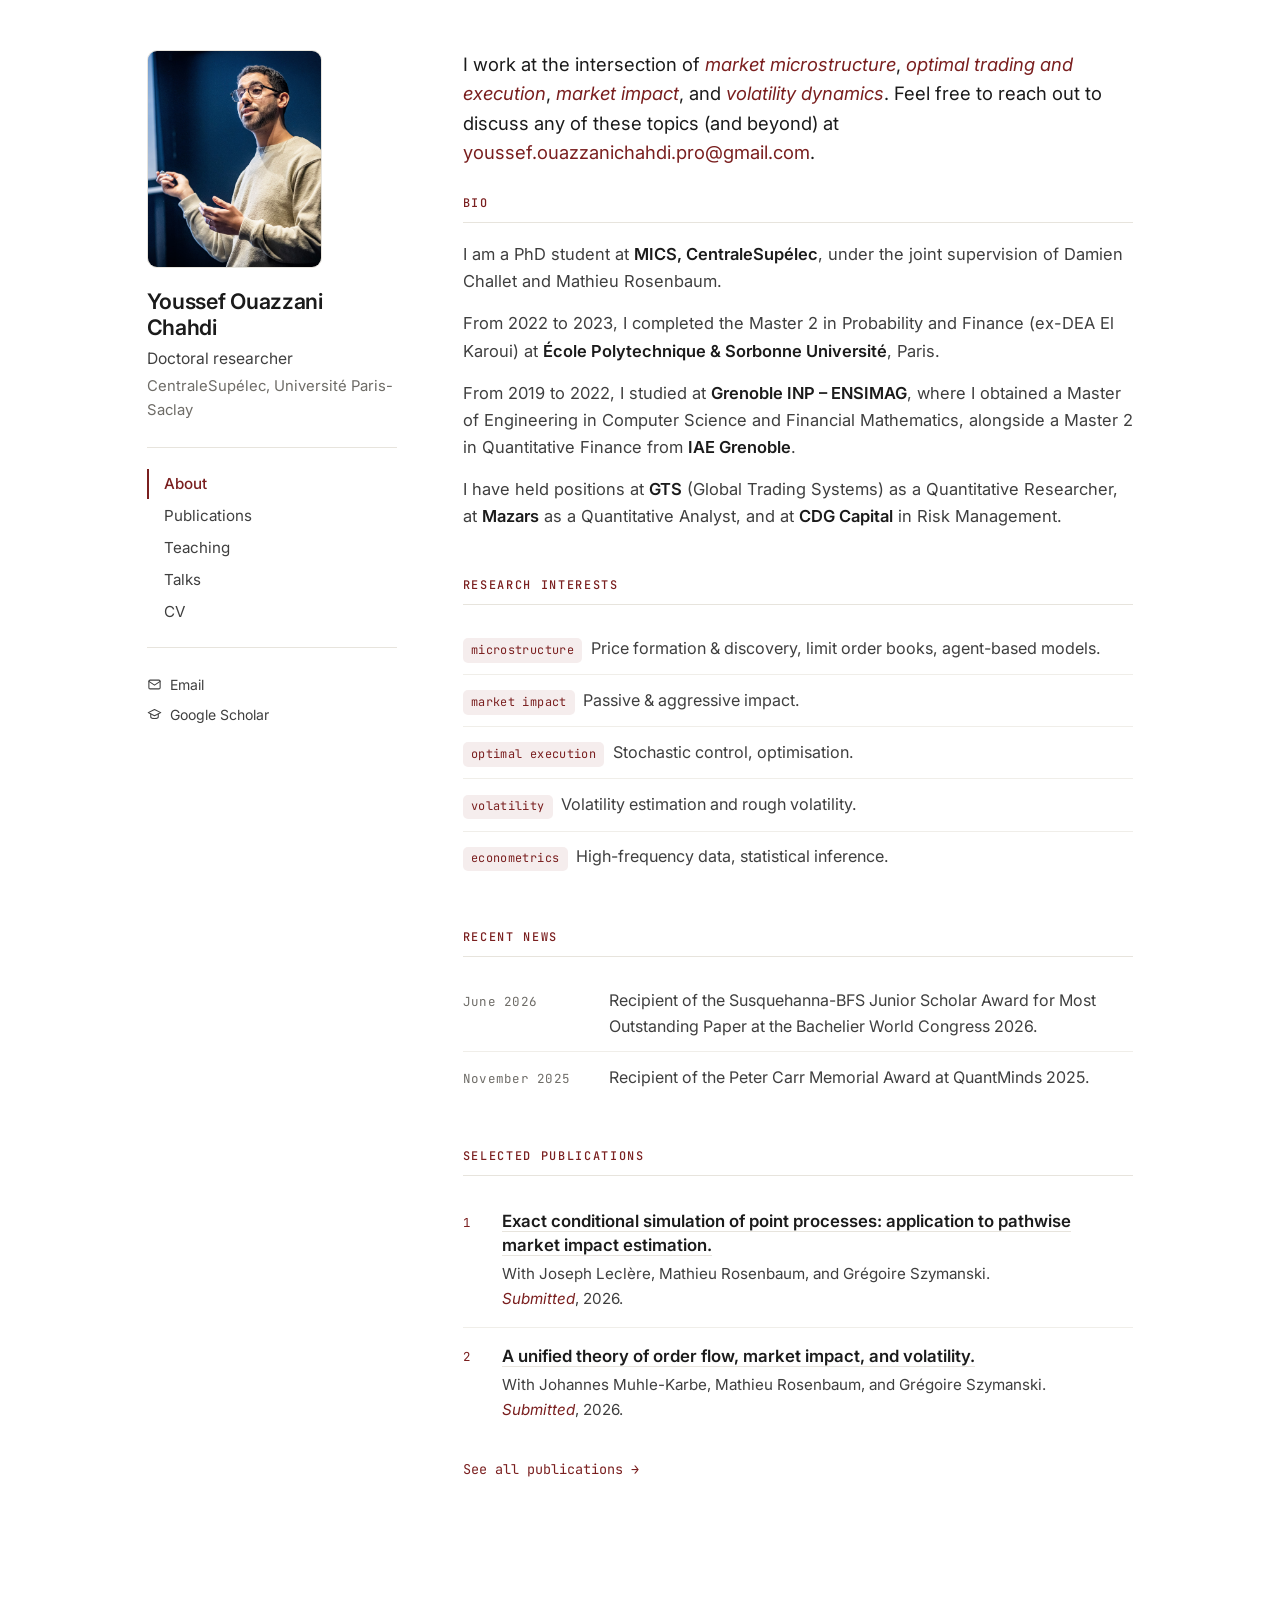
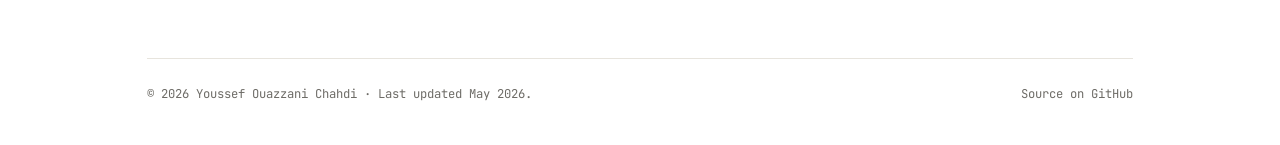
<file: index.html>
<!DOCTYPE html>
<html lang="en">
<head>
<meta charset="UTF-8">
<meta name="viewport" content="width=device-width, initial-scale=1.0">
<title>Youssef Ouazzani Chahdi</title>
<meta name="description" content="Doctoral researcher in market microstructure, market impact, optimal trading, and volatility dynamics at CentraleSupélec, Université Paris-Saclay.">
<link rel="preconnect" href="https://fonts.googleapis.com">
<link rel="preconnect" href="https://fonts.gstatic.com" crossorigin>
<link href="https://fonts.googleapis.com/css2?family=Inter:wght@400;500;600&family=JetBrains+Mono:wght@400;500&display=swap" rel="stylesheet">
<style>
/* ============================================================
   Academic site — sidebar layout, clean sans
   Persistent left rail (identity + nav) · content on the right
   Palette: white paper, deep ink, oxblood accent
   One file, CSS variables — easy to retheme.
   ============================================================ */

:root {
  --ink:        #1b1b1b;
  --ink-soft:   #3f3f3f;
  --muted:      #6e6c67;
  --line:       #e7e4dd;   /* hairline rules */
  --line-soft:  #f0eee9;
  --bg:         #ffffff;
  --bg-soft:    #f7f6f3;   /* hover / subtle fills */
  --accent:     #7a1f1f;   /* oxblood */
  --accent-tint: rgba(122, 31, 31, 0.08);

  --sans: "Inter", -apple-system, BlinkMacSystemFont, "Segoe UI", Roboto, Helvetica, Arial, sans-serif;
  --mono: "JetBrains Mono", ui-monospace, "SF Mono", Menlo, monospace;

  --sidebar-w: 250px;
  --content-w: 720px;
}

* { box-sizing: border-box; }

html { font-size: 16.5px; -webkit-text-size-adjust: 100%; }

body {
  margin: 0;
  background: var(--bg);
  color: var(--ink);
  font-family: var(--sans);
  font-feature-settings: "kern" 1, "liga" 1;
  line-height: 1.65;
  -webkit-font-smoothing: antialiased;
  text-rendering: optimizeLegibility;
}

a {
  color: var(--accent);
  text-decoration: none;
  transition: color 120ms ease, border-color 120ms ease;
}
a:hover { color: var(--ink); }

/* ============================================================
   Page shell — sidebar + main
   ============================================================ */
.page {
  max-width: calc(var(--sidebar-w) + var(--content-w) + 5rem);
  margin: 0 auto;
  padding: 0 2rem;
  display: grid;
  grid-template-columns: var(--sidebar-w) minmax(0, 1fr);
  gap: 4rem;
  align-items: start;
}

/* ---------- sidebar ---------- */
.sidebar {
  position: sticky;
  top: 0;
  align-self: start;
  padding: 3rem 0 2rem;
}

.photo {
  width: 175px;
  aspect-ratio: 4 / 5;
  border-radius: 10px;
  overflow: hidden;
  background: var(--bg-soft);
  border: 1px solid var(--line);
  margin-bottom: 1.25rem;
  position: relative;
}
.photo img {
  width: 100%;
  height: 100%;
  object-fit: cover;
  object-position: 68% 20%;   /* favour the face in a landscape shot */
  display: block;
  filter: grayscale(8%);
}
.photo .ph-fallback {
  position: absolute;
  inset: 0;
  display: none;
  align-items: center;
  justify-content: center;
  font-family: var(--mono);
  font-size: 0.72rem;
  letter-spacing: 0.12em;
  text-transform: uppercase;
  color: var(--muted);
}
.photo.no-photo .ph-fallback { display: flex; }

.name {
  font-size: 1.3rem;
  font-weight: 600;
  line-height: 1.2;
  letter-spacing: -0.015em;
  margin: 0 0 0.35rem;
  color: var(--ink);
}
.role { font-size: 0.95rem; color: var(--ink-soft); margin: 0; }
.inst { font-size: 0.9rem;  color: var(--muted);    margin: 0.1rem 0 0; }

/* nav */
.site-nav {
  display: flex;
  flex-direction: column;
  gap: 0.1rem;
  margin: 1.5rem 0;
  padding: 1.25rem 0;
  border-top: 1px solid var(--line);
  border-bottom: 1px solid var(--line);
}
.site-nav a {
  color: var(--ink-soft);
  font-size: 0.92rem;
  padding: 0.32rem 0 0.32rem 0.9rem;
  border-left: 2px solid transparent;
  line-height: 1.3;
}
.site-nav a:hover { color: var(--ink); border-left-color: var(--line); }
.site-nav a.active { color: var(--accent); border-left-color: var(--accent); font-weight: 500; }

/* contact links */
.contact {
  display: flex;
  flex-direction: column;
  gap: 0.4rem;
  font-size: 0.85rem;
}
.contact a {
  color: var(--ink-soft);
  display: inline-flex;
  align-items: center;
  gap: 0.5rem;
  width: fit-content;
}
.contact a:hover { color: var(--accent); }
.contact svg { width: 15px; height: 15px; flex: none; stroke: currentColor; }

/* ============================================================
   Main content
   ============================================================ */
.main { padding: 3rem 0 2rem; min-width: 0; }

.page-title {
  font-size: 1.85rem;
  font-weight: 600;
  letter-spacing: -0.02em;
  margin: 0 0 0.3rem;
  line-height: 1.15;
}
.page-sub {
  color: var(--muted);
  margin: 0 0 2.5rem;
  font-size: 1rem;
}

/* section label — small mono eyebrow */
.section { margin-bottom: 2.75rem; }
.section > h2 {
  font-family: var(--mono);
  font-size: 0.72rem;
  font-weight: 500;
  text-transform: uppercase;
  letter-spacing: 0.14em;
  color: var(--accent);
  margin: 0 0 1.1rem;
  padding-bottom: 0.5rem;
  border-bottom: 1px solid var(--line);
}

/* intro / about prose */
.lede {
  font-size: 1.12rem;
  line-height: 1.6;
  color: var(--ink);
  margin: 0 0 1.6rem;
}
.lede em { font-style: italic; color: var(--accent); }
.about p { color: var(--ink-soft); margin: 0 0 0.9rem; }
.about p:last-child { margin-bottom: 0; }
.about strong { color: var(--ink); font-weight: 600; }

/* research interests — tag pills + descriptions */
.interests { list-style: none; padding: 0; margin: 0; }
.interests li {
  padding: 0.7rem 0;
  border-bottom: 1px solid var(--line-soft);
  color: var(--ink-soft);
  font-size: 0.98rem;
}
.interests li:last-child { border-bottom: none; }
.interests .topic {
  display: inline-block;
  font-family: var(--mono);
  font-size: 0.72rem;
  letter-spacing: 0.03em;
  color: var(--accent);
  background: var(--accent-tint);
  padding: 0.15rem 0.5rem;
  border-radius: 5px;
  margin-right: 0.5rem;
}

/* news */
.news { list-style: none; padding: 0; margin: 0; }
.news li {
  display: grid;
  grid-template-columns: 130px 1fr;
  gap: 1rem;
  padding: 0.7rem 0;
  border-bottom: 1px solid var(--line-soft);
  align-items: baseline;
}
.news li:last-child { border-bottom: none; }
.news-date {
  font-family: var(--mono);
  font-size: 0.76rem;
  color: var(--muted);
  letter-spacing: 0.02em;
}
.news-text { color: var(--ink-soft); font-size: 0.97rem; }

/* publications */
.pub-list { list-style: none; padding: 0; margin: 0; counter-reset: pub; }
.pub-list li {
  position: relative;
  padding: 1rem 0 1rem 2.4rem;
  border-bottom: 1px solid var(--line-soft);
}
.pub-list li:last-child { border-bottom: none; }
.pub-list li::before {
  content: attr(value);
  position: absolute;
  left: 0;
  top: 1.15rem;
  font-family: var(--mono);
  font-size: 0.75rem;
  color: var(--accent);
}
.pub-title {
  display: block;
  font-weight: 600;
  color: var(--ink);
  font-size: 1.02rem;
  line-height: 1.4;
  margin-bottom: 0.2rem;
}
.pub-title a { color: var(--ink); border-bottom: 1px solid var(--line); }
.pub-title a:hover { color: var(--accent); border-bottom-color: var(--accent); }
.pub-authors, .pub-venue { display: block; font-size: 0.92rem; color: var(--ink-soft); }
.pub-venue em { color: var(--accent); font-style: italic; }
.pub-links {
  display: block;
  margin-top: 0.35rem;
  font-family: var(--mono);
  font-size: 0.76rem;
  letter-spacing: 0.02em;
}
.pub-links a { color: var(--muted); }
.pub-links a:hover { color: var(--accent); }

.see-all {
  margin-top: 1.2rem;
  font-family: var(--mono);
  font-size: 0.82rem;
}
.see-all a { color: var(--accent); }
.see-all a:hover { color: var(--ink); }

/* category sub-heading (used on pubs / talks / teaching) */
.cat-head {
  font-size: 1.05rem;
  font-weight: 600;
  color: var(--ink);
  margin: 2.25rem 0 0.6rem;
  padding-bottom: 0.4rem;
  border-bottom: 1px solid var(--line);
}
.cat-head:first-of-type { margin-top: 0; }

/* generic entries (talks, teaching) */
.entry { padding: 0.9rem 0; border-bottom: 1px solid var(--line-soft); }
.entry:last-child { border-bottom: none; }
.entry-title { font-weight: 600; color: var(--ink); margin: 0 0 0.15rem; font-size: 1rem; }
.entry-meta {
  font-family: var(--mono);
  font-size: 0.76rem;
  color: var(--muted);
  letter-spacing: 0.02em;
  margin: 0;
}
.entry-desc { color: var(--ink-soft); margin: 0.35rem 0 0; font-size: 0.95rem; }

/* footer */
.site-footer {
  grid-column: 1 / -1;
  border-top: 1px solid var(--line);
  margin-top: 2rem;
  padding: 1.5rem 0 2.5rem;
  font-family: var(--mono);
  font-size: 0.74rem;
  color: var(--muted);
  display: flex;
  justify-content: space-between;
  flex-wrap: wrap;
  gap: 0.5rem;
}
.site-footer p { margin: 0; }
.site-footer a { color: var(--muted); }
.site-footer a:hover { color: var(--accent); }

/* ============================================================
   Responsive — collapse to a single column
   ============================================================ */
@media (max-width: 820px) {
  .page {
    grid-template-columns: 1fr;
    gap: 1.5rem;
    padding: 0 1.5rem;
  }
  .sidebar {
    position: static;
    padding: 2.25rem 0 0;
    display: grid;
    grid-template-columns: auto 1fr;
    grid-template-areas:
      "photo id"
      "nav   nav"
      "links links";
    gap: 0 1.25rem;
    align-items: center;
  }
  .photo { grid-area: photo; width: 96px; margin-bottom: 0; }
  .sidebar .id { grid-area: id; }
  .site-nav {
    grid-area: nav;
    flex-direction: row;
    flex-wrap: wrap;
    gap: 0.25rem 1.25rem;
    margin: 1.5rem 0 0.75rem;
    padding: 1rem 0 0;
    border-bottom: none;
  }
  .site-nav a { padding: 0.2rem 0; border-left: none; }
  .site-nav a:hover { border-left: none; }
  .site-nav a.active { border-left: none; border-bottom: 2px solid var(--accent); }
  .contact { grid-area: links; flex-direction: row; flex-wrap: wrap; gap: 0.4rem 1.1rem; padding-top: 0.5rem; }
  .main { padding: 1rem 0 2rem; }
  .news li { grid-template-columns: 100px 1fr; }
}

@media (max-width: 460px) {
  .sidebar {
    grid-template-columns: 1fr;
    grid-template-areas: "photo" "id" "nav" "links";
    justify-items: start;
  }
  .photo { width: 110px; margin-bottom: 1rem; }
  .news li { grid-template-columns: 1fr; gap: 0.1rem; }
}

/* accessibility: honour reduced motion */
@media (prefers-reduced-motion: reduce) {
  * { transition: none !important; }
}

</style>
</head>
<body>

<div class="page">

  <aside class="sidebar">
    <div class="photo">
      <img src="assets/photo.jpg" alt="Youssef Ouazzani Chahdi" onerror="this.style.display='none';this.parentElement.classList.add('no-photo');">
      <span class="ph-fallback">Photo</span>
    </div>
    <div class="id">
      <p class="name">Youssef Ouazzani Chahdi</p>
      <p class="role">Doctoral researcher</p>
      <p class="inst">CentraleSupélec, Université Paris-Saclay</p>
    </div>
    <nav class="site-nav">
      <a href="index.html" class="active">About</a>
      <a href="publications.html">Publications</a>
      <a href="teaching.html">Teaching</a>
      <a href="talks.html">Talks</a>
      <a href="papers/cv.pdf">CV</a>
    </nav>
    <div class="contact">
      <a href="mailto:youssef.ouazzanichahdi.pro@gmail.com">
        <svg viewBox="0 0 24 24" fill="none" stroke-width="1.7" stroke-linecap="round" stroke-linejoin="round" aria-hidden="true"><rect x="3" y="5" width="18" height="14" rx="2"/><path d="m3 7 9 6 9-6"/></svg>
        Email
      </a>
      <a href="https://scholar.google.com/citations?hl=fr&user=l_xGwmsAAAAJ" target="_blank" rel="noopener">
        <svg viewBox="0 0 24 24" fill="none" stroke-width="1.7" stroke-linecap="round" stroke-linejoin="round" aria-hidden="true"><path d="M12 4 2 9l10 5 10-5-10-5Z"/><path d="M6 11v5c0 1 2.7 2.5 6 2.5s6-1.5 6-2.5v-5"/></svg>
        Google Scholar
      </a>
    </div>
  </aside>

  <main class="main">

    <p class="lede">
      I work at the intersection of <em>market microstructure</em>, <em>optimal trading and execution</em>,
      <em>market impact</em>, and <em>volatility dynamics</em>. Feel free to reach out to discuss any of
      these topics (and beyond) at
      <a href="mailto:youssef.ouazzanichahdi.pro@gmail.com">youssef.ouazzanichahdi.pro@gmail.com</a>.
    </p>

    <section class="section about">
      <h2>Bio</h2>
      <p>
        I am a PhD student at <strong>MICS, CentraleSupélec</strong>, under the joint
        supervision of Damien Challet and Mathieu Rosenbaum.
      </p>
      <p>
        From 2022 to 2023, I completed the Master 2 in Probability and Finance (ex-DEA El Karoui) at
        <strong>École Polytechnique &amp; Sorbonne Université</strong>, Paris. 
      </p>   
      <p>   
      From 2019 to 2022, I studied at
        <strong>Grenoble INP – ENSIMAG</strong>, where I obtained a Master of Engineering in Computer Science and Financial Mathematics, alongside a
        Master 2 in Quantitative Finance from <strong>IAE Grenoble</strong>.
      </p>
      <p>
        I have held positions at <strong>GTS</strong> (Global Trading Systems) as a Quantitative Researcher,
        at <strong>Mazars</strong> as a Quantitative Analyst, and at <strong>CDG Capital</strong> in Risk Management.
      </p>
    </section>

    <section class="section">
      <h2>Research interests</h2>
      <ul class="interests">
        <li><span class="topic">microstructure</span>Price formation &amp; discovery, limit order books, agent-based models.</li>
        <li><span class="topic">market impact</span>Passive &amp; aggressive impact.</li>
        <li><span class="topic">optimal execution</span>Stochastic control, optimisation.</li>
        <li><span class="topic">volatility</span>Volatility estimation and rough volatility.</li>
        <li><span class="topic">econometrics</span>High-frequency data, statistical inference.</li>
      </ul>
    </section>

    <section class="section">
      <h2>Recent news</h2>
      <ul class="news">
        <li>
          <span class="news-date">June 2026</span>
          <span class="news-text">Recipient of the Susquehanna-BFS Junior Scholar Award for Most Outstanding Paper at the Bachelier World Congress 2026.</span>
        </li>
        <li>
          <span class="news-date">November 2025</span>
          <span class="news-text">Recipient of the Peter Carr Memorial Award at QuantMinds 2025.</span>
        </li>
      </ul>
    </section>

    <section class="section">
      <h2>Selected publications</h2>
      <ol class="pub-list">
        <li value="1">
          <span class="pub-title"><a href="https://arxiv.org/pdf/2607.03239">Exact conditional simulation of point processes: application to pathwise market impact estimation.</a></span>
          <span class="pub-authors">With Joseph Leclère, Mathieu Rosenbaum, and Grégoire Szymanski.</span>
          <span class="pub-venue"><em>Submitted</em>, 2026.</span>
        </li>
        <li value="2">
          <span class="pub-title"><a href="https://arxiv.org/abs/2601.23172">A unified theory of order flow, market impact, and volatility.</a></span>
          <span class="pub-authors">With Johannes Muhle-Karbe, Mathieu Rosenbaum, and Grégoire Szymanski.</span>
          <span class="pub-venue"><em>Submitted</em>, 2026.</span>
        </li>
      </ol>
      <p class="see-all"><a href="publications.html">See all publications →</a></p>
    </section>

  </main>

  <footer class="site-footer">
    <p>© 2026 Youssef Ouazzani Chahdi · Last updated May 2026.</p>
    <p><a href="https://github.com/yourusername/yourusername.github.io">Source on GitHub</a></p>
  </footer>

</div>

</body>
</html>
</file>
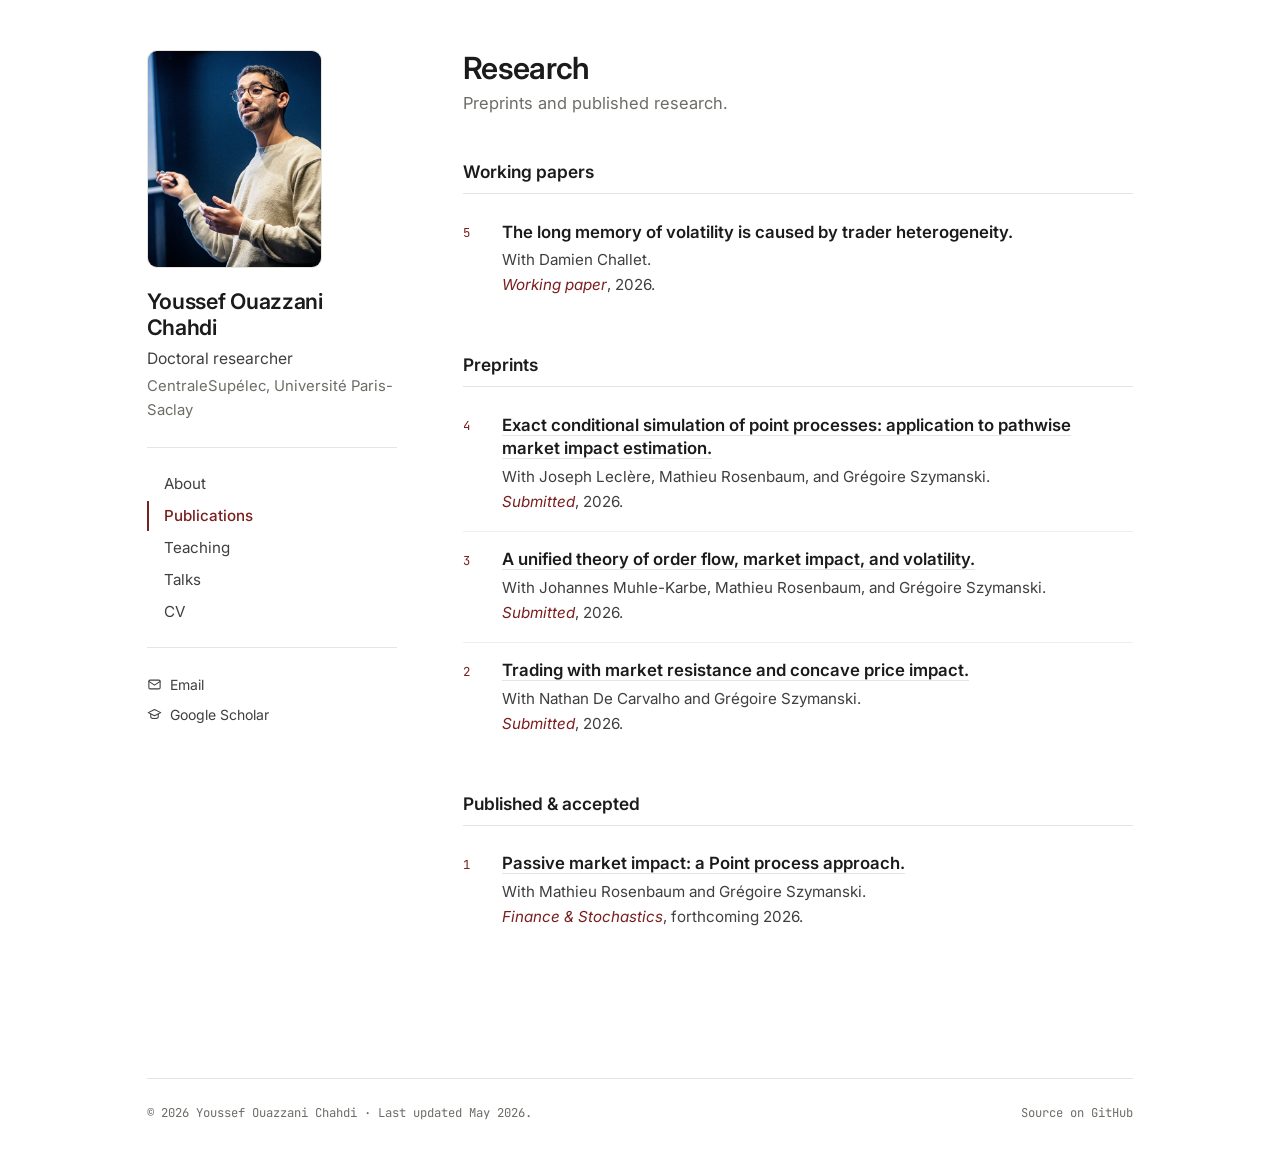
<file: publications.html>
<!DOCTYPE html>
<html lang="en">
<head>
<meta charset="UTF-8">
<meta name="viewport" content="width=device-width, initial-scale=1.0">
<title>Publications — Youssef Ouazzani Chahdi</title>
<link rel="preconnect" href="https://fonts.googleapis.com">
<link rel="preconnect" href="https://fonts.gstatic.com" crossorigin>
<link href="https://fonts.googleapis.com/css2?family=Inter:wght@400;500;600&family=JetBrains+Mono:wght@400;500&display=swap" rel="stylesheet">
<link rel="stylesheet" href="assets/style.css">
</head>
<body>

<div class="page">

  <aside class="sidebar">
    <div class="photo">
      <img src="assets/photo.jpg" alt="Youssef Ouazzani Chahdi" onerror="this.style.display='none';this.parentElement.classList.add('no-photo');">
      <span class="ph-fallback">Photo</span>
    </div>
    <div class="id">
      <p class="name">Youssef Ouazzani Chahdi</p>
      <p class="role">Doctoral researcher</p>
      <p class="inst">CentraleSupélec, Université Paris-Saclay</p>
    </div>
    <nav class="site-nav">
      <a href="index.html">About</a>
      <a href="publications.html" class="active">Publications</a>
      <a href="teaching.html">Teaching</a>
      <a href="talks.html">Talks</a>
      <a href="papers/cv.pdf">CV</a>
    </nav>
    <div class="contact">
      <a href="mailto:youssef.ouazzani-chahdi@centralesupelec.fr">
        <svg viewBox="0 0 24 24" fill="none" stroke-width="1.7" stroke-linecap="round" stroke-linejoin="round" aria-hidden="true"><rect x="3" y="5" width="18" height="14" rx="2"/><path d="m3 7 9 6 9-6"/></svg>
        Email
      </a>
      <a href="https://scholar.google.com/citations?hl=fr&user=l_xGwmsAAAAJ" target="_blank" rel="noopener">
        <svg viewBox="0 0 24 24" fill="none" stroke-width="1.7" stroke-linecap="round" stroke-linejoin="round" aria-hidden="true"><path d="M12 4 2 9l10 5 10-5-10-5Z"/><path d="M6 11v5c0 1 2.7 2.5 6 2.5s6-1.5 6-2.5v-5"/></svg>
        Google Scholar
      </a>
    </div>
  </aside>

  <main class="main">

    <h1 class="page-title">Research</h1>
    <p class="page-sub">Preprints and published research.</p>

    <h3 class="cat-head">Working papers</h3>
    <ol class="pub-list">
      <li value="5">
        <span class="pub-title">The long memory of volatility is caused by trader heterogeneity.</span>
        <span class="pub-authors">With Damien Challet.</span>
        <span class="pub-venue"><em>Working paper</em>, 2026.</span>
      </li>
    </ol>

    <h3 class="cat-head">Preprints</h3>
    <ol class="pub-list">
      <li value="4">
        <span class="pub-title"><a href="https://arxiv.org/pdf/2607.03239">Exact conditional simulation of point processes: application to pathwise market impact estimation.</a></span>
        <span class="pub-authors">With Joseph Leclère, Mathieu Rosenbaum, and Grégoire Szymanski.</span>
        <span class="pub-venue"><em>Submitted</em>, 2026.</span>
      </li>
      <li value="3">
        <span class="pub-title"><a href="https://arxiv.org/pdf/2601.03215">A unified theory of order flow, market impact, and volatility.</a></span>
        <span class="pub-authors">With Johannes Muhle-Karbe, Mathieu Rosenbaum, and Grégoire Szymanski.</span>
        <span class="pub-venue"><em>Submitted</em>, 2026.</span>
      </li>
      <li value="2">
        <span class="pub-title"><a href="https://arxiv.org/pdf/2601.03215">Trading with market resistance and concave price impact.</a></span>
        <span class="pub-authors">With Nathan De Carvalho and Grégoire Szymanski.</span>
        <span class="pub-venue"><em>Submitted</em>, 2026.</span>
      </li>
    </ol>

    <h3 class="cat-head">Published &amp; accepted</h3>
    <ol class="pub-list">
      <li value="1">
        <span class="pub-title"><a href="https://arxiv.org/pdf/2412.07461">Passive market impact: a Point process approach.</a></span>
        <span class="pub-authors">With Mathieu Rosenbaum and Grégoire Szymanski.</span>
        <span class="pub-venue"><em>Finance &amp; Stochastics</em>, forthcoming 2026.</span>
      </li>
    </ol>

  </main>

  <footer class="site-footer">
    <p>© 2026 Youssef Ouazzani Chahdi · Last updated May 2026.</p>
    <p><a href="https://github.com/yourusername/yourusername.github.io">Source on GitHub</a></p>
  </footer>

</div>

</body>
</html>
</file>
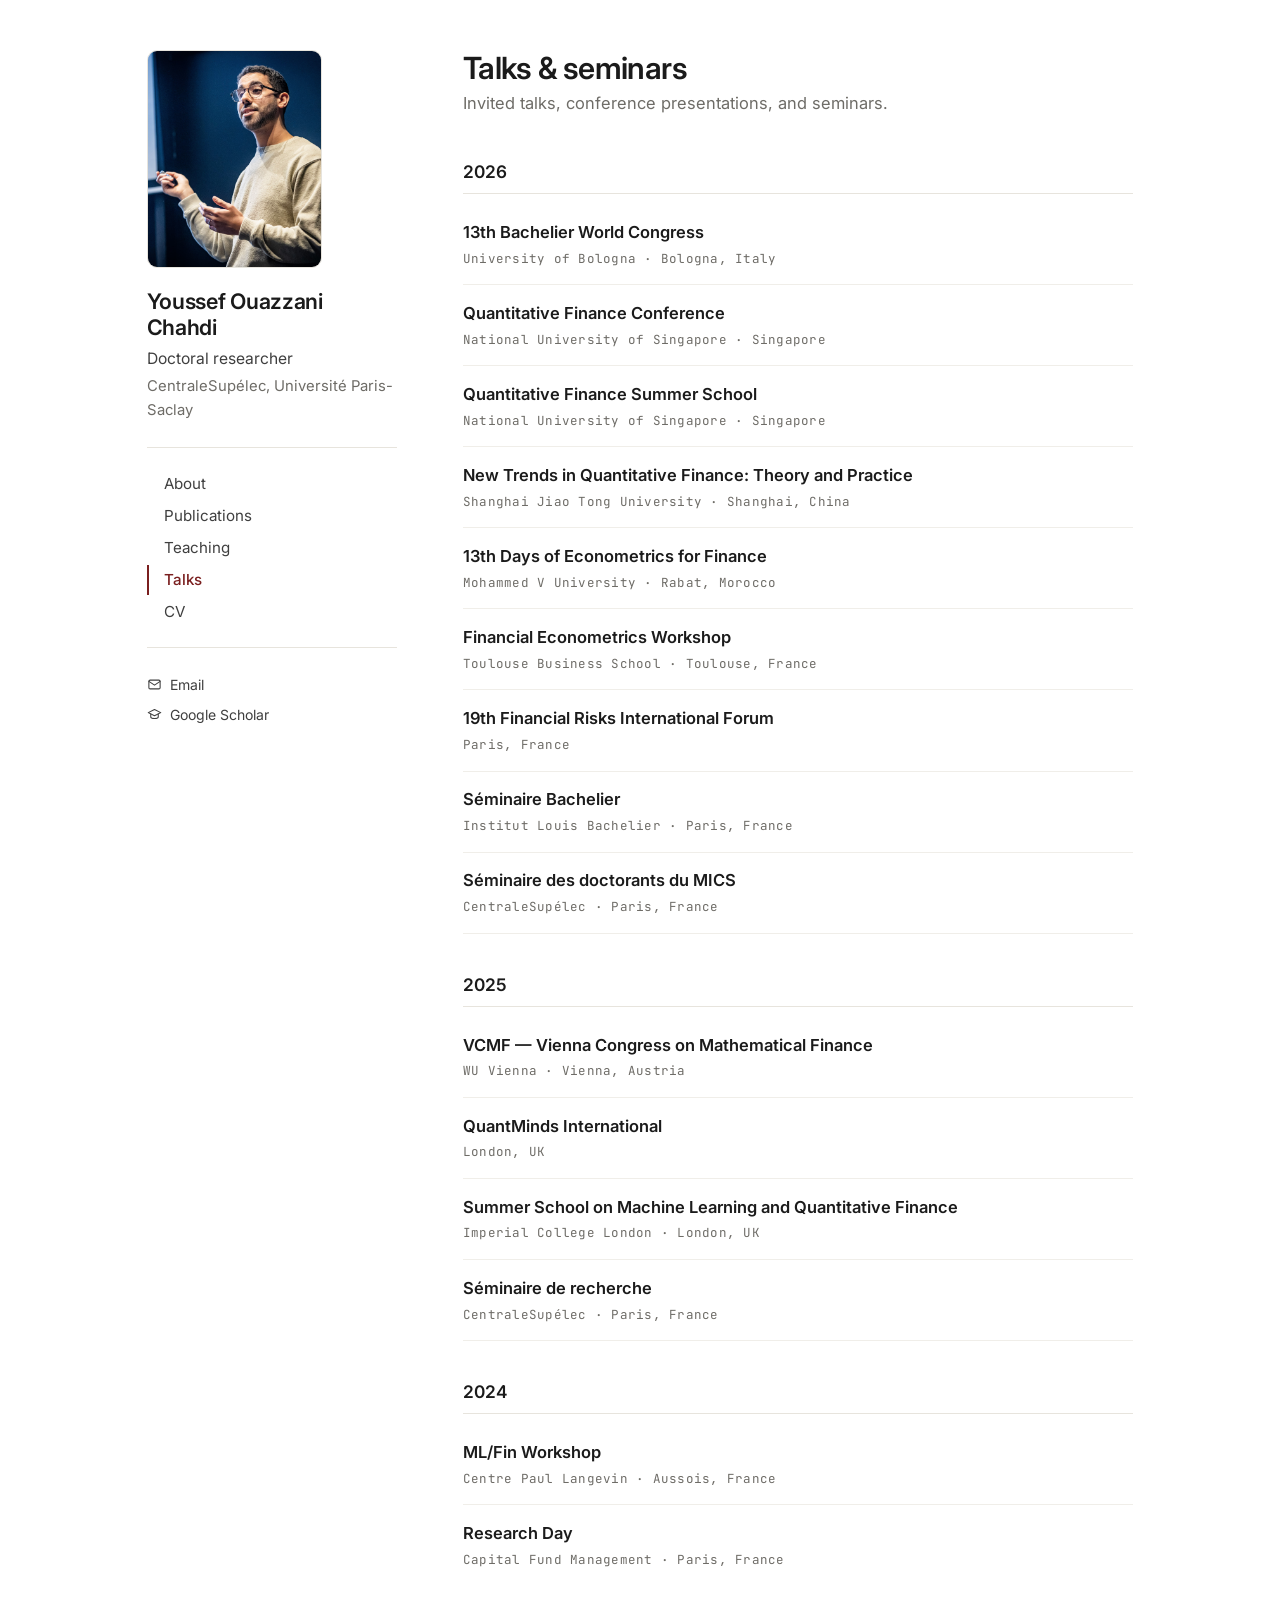
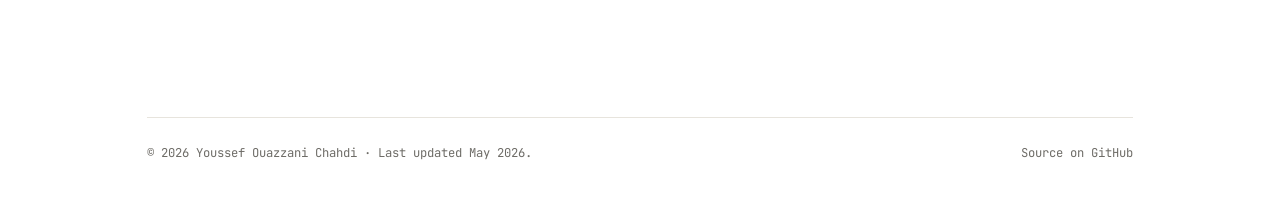
<file: talks.html>
<!DOCTYPE html>
<html lang="en">
<head>
<meta charset="UTF-8">
<meta name="viewport" content="width=device-width, initial-scale=1.0">
<title>Talks — Youssef Ouazzani Chahdi</title>
<link rel="preconnect" href="https://fonts.googleapis.com">
<link rel="preconnect" href="https://fonts.gstatic.com" crossorigin>
<link href="https://fonts.googleapis.com/css2?family=Inter:wght@400;500;600&family=JetBrains+Mono:wght@400;500&display=swap" rel="stylesheet">
<link rel="stylesheet" href="assets/style.css">
</head>
<body>

<div class="page">

  <aside class="sidebar">
    <div class="photo">
      <img src="assets/photo.jpg" alt="Youssef Ouazzani Chahdi" onerror="this.style.display='none';this.parentElement.classList.add('no-photo');">
      <span class="ph-fallback">Photo</span>
    </div>
    <div class="id">
      <p class="name">Youssef Ouazzani Chahdi</p>
      <p class="role">Doctoral researcher</p>
      <p class="inst">CentraleSupélec, Université Paris-Saclay</p>
    </div>
    <nav class="site-nav">
      <a href="index.html">About</a>
      <a href="publications.html">Publications</a>
      <a href="teaching.html">Teaching</a>
      <a href="talks.html" class="active">Talks</a>
      <a href="papers/cv.pdf">CV</a>
    </nav>
    <div class="contact">
      <a href="mailto:youssef.ouazzani-chahdi@centralesupelec.fr">
        <svg viewBox="0 0 24 24" fill="none" stroke-width="1.7" stroke-linecap="round" stroke-linejoin="round" aria-hidden="true"><rect x="3" y="5" width="18" height="14" rx="2"/><path d="m3 7 9 6 9-6"/></svg>
        Email
      </a>
      <a href="https://scholar.google.com/citations?hl=fr&user=l_xGwmsAAAAJ" target="_blank" rel="noopener">
        <svg viewBox="0 0 24 24" fill="none" stroke-width="1.7" stroke-linecap="round" stroke-linejoin="round" aria-hidden="true"><path d="M12 4 2 9l10 5 10-5-10-5Z"/><path d="M6 11v5c0 1 2.7 2.5 6 2.5s6-1.5 6-2.5v-5"/></svg>
        Google Scholar
      </a>
    </div>
  </aside>

  <main class="main">

    <h1 class="page-title">Talks &amp; seminars</h1>
    <p class="page-sub">Invited talks, conference presentations, and seminars.</p>

    <h3 class="cat-head">2026</h3>
    <div class="entry">
      <p class="entry-title">13th Bachelier World Congress</p>
      <p class="entry-meta">University of Bologna · Bologna, Italy</p>
    </div>
    <div class="entry">
      <p class="entry-title">Quantitative Finance Conference</p>
      <p class="entry-meta">National University of Singapore · Singapore</p>
    </div>
    <div class="entry">
      <p class="entry-title">Quantitative Finance Summer School</p>
      <p class="entry-meta">National University of Singapore · Singapore</p>
    </div>
    <div class="entry">
      <p class="entry-title">New Trends in Quantitative Finance: Theory and Practice</p>
      <p class="entry-meta">Shanghai Jiao Tong University · Shanghai, China</p>
    </div>
    <div class="entry">
      <p class="entry-title">13th Days of Econometrics for Finance</p>
      <p class="entry-meta">Mohammed V University · Rabat, Morocco</p>
    </div>
    <div class="entry">
      <p class="entry-title">Financial Econometrics Workshop</p>
      <p class="entry-meta">Toulouse Business School · Toulouse, France</p>
    </div>
    <div class="entry">
      <p class="entry-title">19th Financial Risks International Forum</p>
      <p class="entry-meta">Paris, France</p>
    </div>
    <div class="entry">
      <p class="entry-title">Séminaire Bachelier</p>
      <p class="entry-meta">Institut Louis Bachelier · Paris, France</p>
    </div>
    <div class="entry">
      <p class="entry-title">Séminaire des doctorants du MICS</p>
      <p class="entry-meta">CentraleSupélec · Paris, France</p>
    </div>

    <h3 class="cat-head">2025</h3>
    <div class="entry">
      <p class="entry-title">VCMF — Vienna Congress on Mathematical Finance</p>
      <p class="entry-meta">WU Vienna · Vienna, Austria</p>
    </div>
    <div class="entry">
      <p class="entry-title">QuantMinds International</p>
      <p class="entry-meta">London, UK</p>
    </div>
    <div class="entry">
      <p class="entry-title">Summer School on Machine Learning and Quantitative Finance</p>
      <p class="entry-meta">Imperial College London · London, UK</p>
    </div>
    <div class="entry">
      <p class="entry-title">Séminaire de recherche</p>
      <p class="entry-meta">CentraleSupélec · Paris, France</p>
    </div>

    <h3 class="cat-head">2024</h3>
    <div class="entry">
      <p class="entry-title">ML/Fin Workshop</p>
      <p class="entry-meta">Centre Paul Langevin · Aussois, France</p>
    </div>
    <div class="entry">
      <p class="entry-title">Research Day</p>
      <p class="entry-meta">Capital Fund Management · Paris, France</p>
    </div>

  </main>

  <footer class="site-footer">
    <p>© 2026 Youssef Ouazzani Chahdi · Last updated May 2026.</p>
    <p><a href="https://github.com/yourusername/yourusername.github.io">Source on GitHub</a></p>
  </footer>

</div>

</body>
</html>
</file>
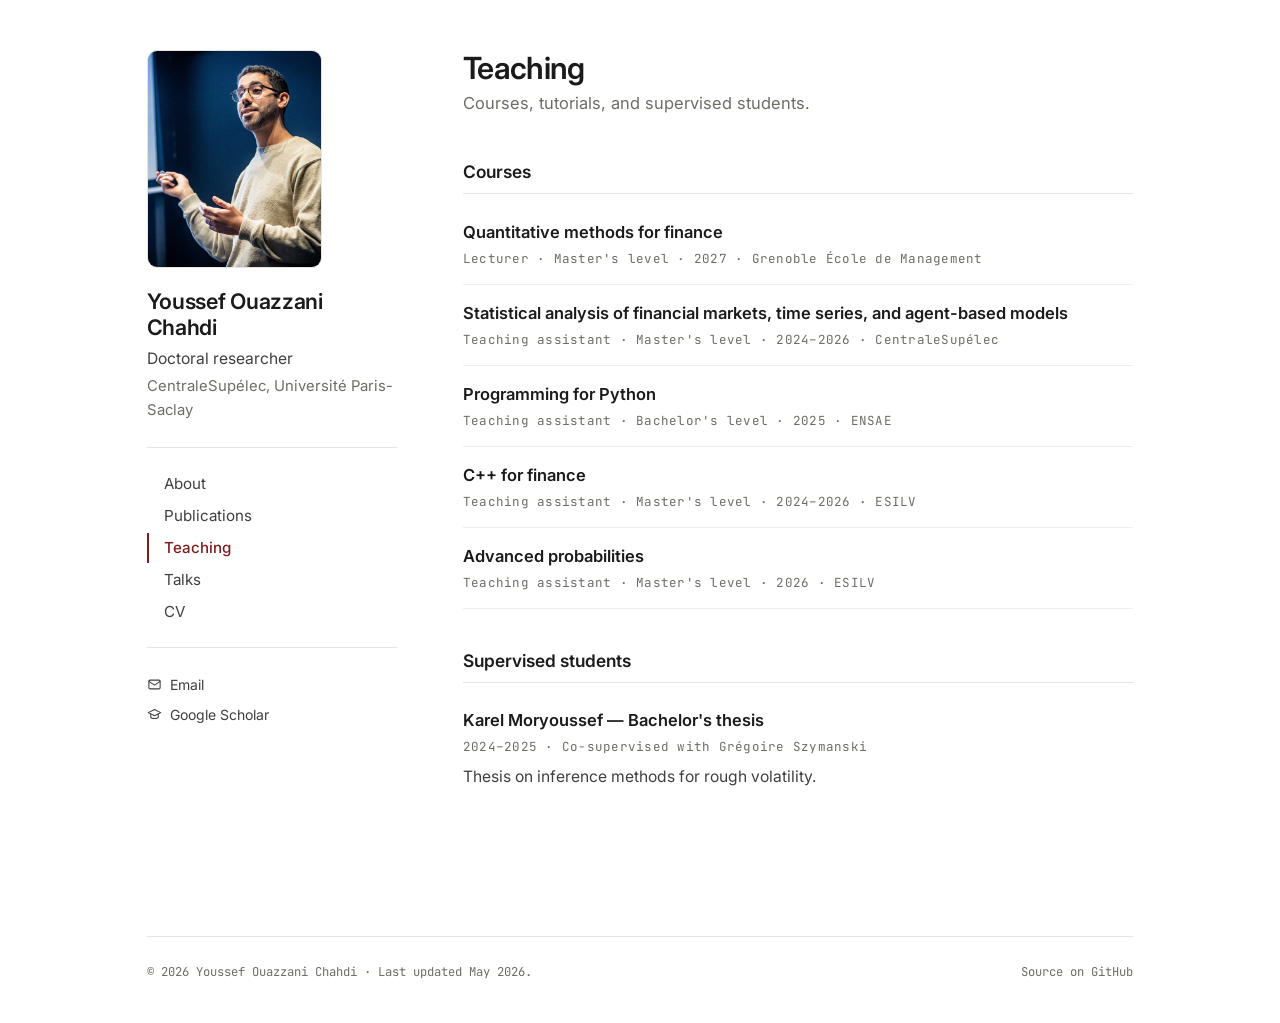
<file: teaching.html>
<!DOCTYPE html>
<html lang="en">
<head>
<meta charset="UTF-8">
<meta name="viewport" content="width=device-width, initial-scale=1.0">
<title>Teaching — Youssef Ouazzani Chahdi</title>
<link rel="preconnect" href="https://fonts.googleapis.com">
<link rel="preconnect" href="https://fonts.gstatic.com" crossorigin>
<link href="https://fonts.googleapis.com/css2?family=Inter:wght@400;500;600&family=JetBrains+Mono:wght@400;500&display=swap" rel="stylesheet">
<link rel="stylesheet" href="assets/style.css">
</head>
<body>

<div class="page">

  <aside class="sidebar">
    <div class="photo">
      <img src="assets/photo.jpg" alt="Youssef Ouazzani Chahdi" onerror="this.style.display='none';this.parentElement.classList.add('no-photo');">
      <span class="ph-fallback">Photo</span>
    </div>
    <div class="id">
      <p class="name">Youssef Ouazzani Chahdi</p>
      <p class="role">Doctoral researcher</p>
      <p class="inst">CentraleSupélec, Université Paris-Saclay</p>
    </div>
    <nav class="site-nav">
      <a href="index.html">About</a>
      <a href="publications.html">Publications</a>
      <a href="teaching.html" class="active">Teaching</a>
      <a href="talks.html">Talks</a>
      <a href="papers/cv.pdf">CV</a>
    </nav>
    <div class="contact">
      <a href="mailto:youssef.ouazzani-chahdi@centralesupelec.fr">
        <svg viewBox="0 0 24 24" fill="none" stroke-width="1.7" stroke-linecap="round" stroke-linejoin="round" aria-hidden="true"><rect x="3" y="5" width="18" height="14" rx="2"/><path d="m3 7 9 6 9-6"/></svg>
        Email
      </a>
      <a href="https://scholar.google.com/citations?hl=fr&user=l_xGwmsAAAAJ" target="_blank" rel="noopener">
        <svg viewBox="0 0 24 24" fill="none" stroke-width="1.7" stroke-linecap="round" stroke-linejoin="round" aria-hidden="true"><path d="M12 4 2 9l10 5 10-5-10-5Z"/><path d="M6 11v5c0 1 2.7 2.5 6 2.5s6-1.5 6-2.5v-5"/></svg>
        Google Scholar
      </a>
    </div>
  </aside>

  <main class="main">

    <h1 class="page-title">Teaching</h1>
    <p class="page-sub">Courses, tutorials, and supervised students.</p>

    <h3 class="cat-head">Courses</h3>
    <div class="entry">
      <p class="entry-title">Quantitative methods for finance</p>
      <p class="entry-meta">Lecturer · Master's level · 2027 · Grenoble École de Management</p>
    </div>
    <div class="entry">
      <p class="entry-title">Statistical analysis of financial markets, time series, and agent-based models</p>
      <p class="entry-meta">Teaching assistant · Master's level · 2024–2026 · CentraleSupélec</p>
    </div>
    <div class="entry">
      <p class="entry-title">Programming for Python</p>
      <p class="entry-meta">Teaching assistant · Bachelor's level · 2025 · ENSAE</p>
    </div>
    <div class="entry">
      <p class="entry-title">C++ for finance</p>
      <p class="entry-meta">Teaching assistant · Master's level · 2024–2026 · ESILV</p>
    </div>
    <div class="entry">
      <p class="entry-title">Advanced probabilities</p>
      <p class="entry-meta">Teaching assistant · Master's level · 2026 · ESILV</p>
    </div>

    <h3 class="cat-head">Supervised students</h3>
    <div class="entry">
      <p class="entry-title">Karel Moryoussef — Bachelor's thesis</p>
      <p class="entry-meta">2024–2025 · Co-supervised with Grégoire Szymanski</p>
      <p class="entry-desc">Thesis on inference methods for rough volatility.</p>
    </div>

  </main>

  <footer class="site-footer">
    <p>© 2026 Youssef Ouazzani Chahdi · Last updated May 2026.</p>
    <p><a href="https://github.com/yourusername/yourusername.github.io">Source on GitHub</a></p>
  </footer>

</div>

</body>
</html>
</file>
<file: assets/style.css>
/* ============================================================
   Academic site — sidebar layout, clean sans
   Persistent left rail (identity + nav) · content on the right
   Palette: white paper, deep ink, oxblood accent
   One file, CSS variables — easy to retheme.
   ============================================================ */

:root {
  --ink:        #1b1b1b;
  --ink-soft:   #3f3f3f;
  --muted:      #6e6c67;
  --line:       #e7e4dd;   /* hairline rules */
  --line-soft:  #f0eee9;
  --bg:         #ffffff;
  --bg-soft:    #f7f6f3;   /* hover / subtle fills */
  --accent:     #7a1f1f;   /* oxblood */
  --accent-tint: rgba(122, 31, 31, 0.08);

  --sans: "Inter", -apple-system, BlinkMacSystemFont, "Segoe UI", Roboto, Helvetica, Arial, sans-serif;
  --mono: "JetBrains Mono", ui-monospace, "SF Mono", Menlo, monospace;

  --sidebar-w: 250px;
  --content-w: 720px;
}

* { box-sizing: border-box; }

html { font-size: 16.5px; -webkit-text-size-adjust: 100%; }

body {
  margin: 0;
  background: var(--bg);
  color: var(--ink);
  font-family: var(--sans);
  font-feature-settings: "kern" 1, "liga" 1;
  line-height: 1.65;
  -webkit-font-smoothing: antialiased;
  text-rendering: optimizeLegibility;
}

a {
  color: var(--accent);
  text-decoration: none;
  transition: color 120ms ease, border-color 120ms ease;
}
a:hover { color: var(--ink); }

/* ============================================================
   Page shell — sidebar + main
   ============================================================ */
.page {
  max-width: calc(var(--sidebar-w) + var(--content-w) + 5rem);
  margin: 0 auto;
  padding: 0 2rem;
  display: grid;
  grid-template-columns: var(--sidebar-w) minmax(0, 1fr);
  gap: 4rem;
  align-items: start;
}

/* ---------- sidebar ---------- */
.sidebar {
  position: sticky;
  top: 0;
  align-self: start;
  padding: 3rem 0 2rem;
}

.photo {
  width: 175px;
  aspect-ratio: 4 / 5;
  border-radius: 10px;
  overflow: hidden;
  background: var(--bg-soft);
  border: 1px solid var(--line);
  margin-bottom: 1.25rem;
  position: relative;
}
.photo img {
  width: 100%;
  height: 100%;
  object-fit: cover;
  object-position: 68% 20%;   /* favour the face in a landscape shot */
  display: block;
  filter: grayscale(8%);
}
.photo .ph-fallback {
  position: absolute;
  inset: 0;
  display: none;
  align-items: center;
  justify-content: center;
  font-family: var(--mono);
  font-size: 0.72rem;
  letter-spacing: 0.12em;
  text-transform: uppercase;
  color: var(--muted);
}
.photo.no-photo .ph-fallback { display: flex; }

.name {
  font-size: 1.3rem;
  font-weight: 600;
  line-height: 1.2;
  letter-spacing: -0.015em;
  margin: 0 0 0.35rem;
  color: var(--ink);
}
.role { font-size: 0.95rem; color: var(--ink-soft); margin: 0; }
.inst { font-size: 0.9rem;  color: var(--muted);    margin: 0.1rem 0 0; }

/* nav */
.site-nav {
  display: flex;
  flex-direction: column;
  gap: 0.1rem;
  margin: 1.5rem 0;
  padding: 1.25rem 0;
  border-top: 1px solid var(--line);
  border-bottom: 1px solid var(--line);
}
.site-nav a {
  color: var(--ink-soft);
  font-size: 0.92rem;
  padding: 0.32rem 0 0.32rem 0.9rem;
  border-left: 2px solid transparent;
  line-height: 1.3;
}
.site-nav a:hover { color: var(--ink); border-left-color: var(--line); }
.site-nav a.active { color: var(--accent); border-left-color: var(--accent); font-weight: 500; }

/* contact links */
.contact {
  display: flex;
  flex-direction: column;
  gap: 0.4rem;
  font-size: 0.85rem;
}
.contact a {
  color: var(--ink-soft);
  display: inline-flex;
  align-items: center;
  gap: 0.5rem;
  width: fit-content;
}
.contact a:hover { color: var(--accent); }
.contact svg { width: 15px; height: 15px; flex: none; stroke: currentColor; }

/* ============================================================
   Main content
   ============================================================ */
.main { padding: 3rem 0 2rem; min-width: 0; }

.page-title {
  font-size: 1.85rem;
  font-weight: 600;
  letter-spacing: -0.02em;
  margin: 0 0 0.3rem;
  line-height: 1.15;
}
.page-sub {
  color: var(--muted);
  margin: 0 0 2.5rem;
  font-size: 1rem;
}

/* section label — small mono eyebrow */
.section { margin-bottom: 2.75rem; }
.section > h2 {
  font-family: var(--mono);
  font-size: 0.72rem;
  font-weight: 500;
  text-transform: uppercase;
  letter-spacing: 0.14em;
  color: var(--accent);
  margin: 0 0 1.1rem;
  padding-bottom: 0.5rem;
  border-bottom: 1px solid var(--line);
}

/* intro / about prose */
.lede {
  font-size: 1.12rem;
  line-height: 1.6;
  color: var(--ink);
  margin: 0 0 1.6rem;
}
.lede em { font-style: italic; color: var(--accent); }
.about p { color: var(--ink-soft); margin: 0 0 0.9rem; }
.about p:last-child { margin-bottom: 0; }
.about strong { color: var(--ink); font-weight: 600; }

/* research interests — tag pills + descriptions */
.interests { list-style: none; padding: 0; margin: 0; }
.interests li {
  padding: 0.7rem 0;
  border-bottom: 1px solid var(--line-soft);
  color: var(--ink-soft);
  font-size: 0.98rem;
}
.interests li:last-child { border-bottom: none; }
.interests .topic {
  display: inline-block;
  font-family: var(--mono);
  font-size: 0.72rem;
  letter-spacing: 0.03em;
  color: var(--accent);
  background: var(--accent-tint);
  padding: 0.15rem 0.5rem;
  border-radius: 5px;
  margin-right: 0.5rem;
}

/* news */
.news { list-style: none; padding: 0; margin: 0; }
.news li {
  display: grid;
  grid-template-columns: 130px 1fr;
  gap: 1rem;
  padding: 0.7rem 0;
  border-bottom: 1px solid var(--line-soft);
  align-items: baseline;
}
.news li:last-child { border-bottom: none; }
.news-date {
  font-family: var(--mono);
  font-size: 0.76rem;
  color: var(--muted);
  letter-spacing: 0.02em;
}
.news-text { color: var(--ink-soft); font-size: 0.97rem; }

/* publications */
.pub-list { list-style: none; padding: 0; margin: 0; counter-reset: pub; }
.pub-list li {
  position: relative;
  padding: 1rem 0 1rem 2.4rem;
  border-bottom: 1px solid var(--line-soft);
}
.pub-list li:last-child { border-bottom: none; }
.pub-list li::before {
  content: attr(value);
  position: absolute;
  left: 0;
  top: 1.15rem;
  font-family: var(--mono);
  font-size: 0.75rem;
  color: var(--accent);
}
.pub-title {
  display: block;
  font-weight: 600;
  color: var(--ink);
  font-size: 1.02rem;
  line-height: 1.4;
  margin-bottom: 0.2rem;
}
.pub-title a { color: var(--ink); border-bottom: 1px solid var(--line); }
.pub-title a:hover { color: var(--accent); border-bottom-color: var(--accent); }
.pub-authors, .pub-venue { display: block; font-size: 0.92rem; color: var(--ink-soft); }
.pub-venue em { color: var(--accent); font-style: italic; }
.pub-links {
  display: block;
  margin-top: 0.35rem;
  font-family: var(--mono);
  font-size: 0.76rem;
  letter-spacing: 0.02em;
}
.pub-links a { color: var(--muted); }
.pub-links a:hover { color: var(--accent); }

.see-all {
  margin-top: 1.2rem;
  font-family: var(--mono);
  font-size: 0.82rem;
}
.see-all a { color: var(--accent); }
.see-all a:hover { color: var(--ink); }

/* category sub-heading (used on pubs / talks / teaching) */
.cat-head {
  font-size: 1.05rem;
  font-weight: 600;
  color: var(--ink);
  margin: 2.25rem 0 0.6rem;
  padding-bottom: 0.4rem;
  border-bottom: 1px solid var(--line);
}
.cat-head:first-of-type { margin-top: 0; }

/* generic entries (talks, teaching) */
.entry { padding: 0.9rem 0; border-bottom: 1px solid var(--line-soft); }
.entry:last-child { border-bottom: none; }
.entry-title { font-weight: 600; color: var(--ink); margin: 0 0 0.15rem; font-size: 1rem; }
.entry-meta {
  font-family: var(--mono);
  font-size: 0.76rem;
  color: var(--muted);
  letter-spacing: 0.02em;
  margin: 0;
}
.entry-desc { color: var(--ink-soft); margin: 0.35rem 0 0; font-size: 0.95rem; }

/* footer */
.site-footer {
  grid-column: 1 / -1;
  border-top: 1px solid var(--line);
  margin-top: 2rem;
  padding: 1.5rem 0 2.5rem;
  font-family: var(--mono);
  font-size: 0.74rem;
  color: var(--muted);
  display: flex;
  justify-content: space-between;
  flex-wrap: wrap;
  gap: 0.5rem;
}
.site-footer p { margin: 0; }
.site-footer a { color: var(--muted); }
.site-footer a:hover { color: var(--accent); }

/* ============================================================
   Responsive — collapse to a single column
   ============================================================ */
@media (max-width: 820px) {
  .page {
    grid-template-columns: 1fr;
    gap: 1.5rem;
    padding: 0 1.5rem;
  }
  .sidebar {
    position: static;
    padding: 2.25rem 0 0;
    display: grid;
    grid-template-columns: auto 1fr;
    grid-template-areas:
      "photo id"
      "nav   nav"
      "links links";
    gap: 0 1.25rem;
    align-items: center;
  }
  .photo { grid-area: photo; width: 96px; margin-bottom: 0; }
  .sidebar .id { grid-area: id; }
  .site-nav {
    grid-area: nav;
    flex-direction: row;
    flex-wrap: wrap;
    gap: 0.25rem 1.25rem;
    margin: 1.5rem 0 0.75rem;
    padding: 1rem 0 0;
    border-bottom: none;
  }
  .site-nav a { padding: 0.2rem 0; border-left: none; }
  .site-nav a:hover { border-left: none; }
  .site-nav a.active { border-left: none; border-bottom: 2px solid var(--accent); }
  .contact { grid-area: links; flex-direction: row; flex-wrap: wrap; gap: 0.4rem 1.1rem; padding-top: 0.5rem; }
  .main { padding: 1rem 0 2rem; }
  .news li { grid-template-columns: 100px 1fr; }
}

@media (max-width: 460px) {
  .sidebar {
    grid-template-columns: 1fr;
    grid-template-areas: "photo" "id" "nav" "links";
    justify-items: start;
  }
  .photo { width: 110px; margin-bottom: 1rem; }
  .news li { grid-template-columns: 1fr; gap: 0.1rem; }
}

/* accessibility: honour reduced motion */
@media (prefers-reduced-motion: reduce) {
  * { transition: none !important; }
}
</file>
